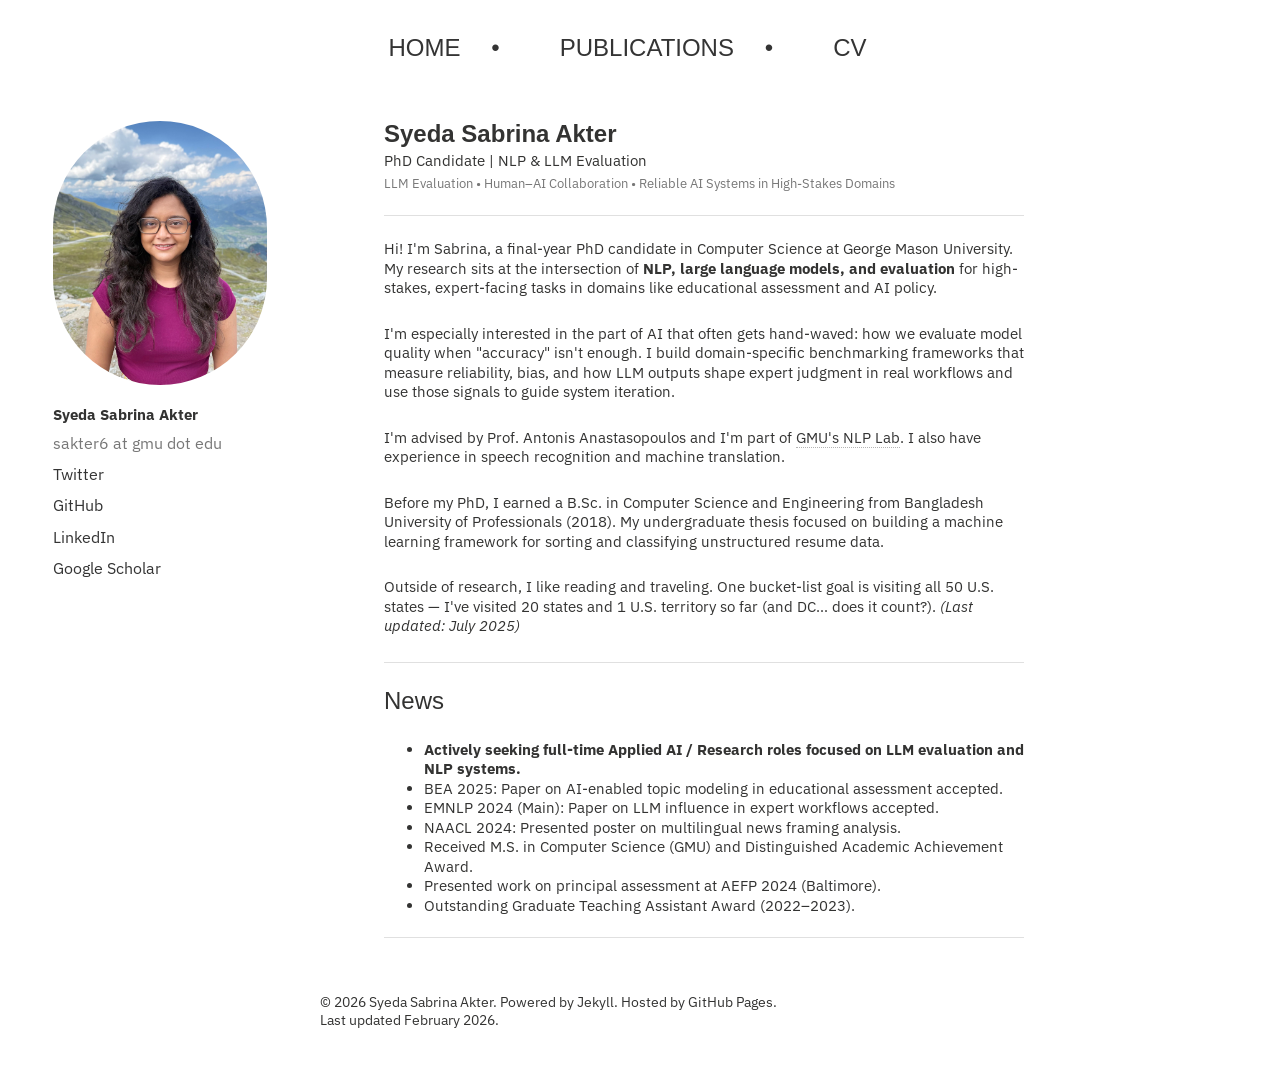
<file: index.html>
<html class="no-js" lang="en">

<head>
<meta charset="utf-8">
<title>Syeda Sabrina Akter</title>

<meta name="keywords" content="about">

<meta name="viewport" content="width=device-width, initial-scale=1.0">

<link rel="stylesheet" href="assets/css/main.css">
<link rel="stylesheet" href="assets/css/additional.css">
<link href="https://fonts.googleapis.com/css?family=PT+Sans+Narrow:400,700|PT+Serif:400,700,400italic|IBM+Plex+Sans:400,700" rel="stylesheet" type="text/css">

</head>

<body class="page">

<div class="navigation-wrapper">
    <div class="top-navigation">
        <nav role="navigation" id="site-nav" class="nav">
            <ul class="xs-nav">
                <li><a href="index.html">HOME&emsp; • &emsp;</a></li>
                <li><a href="publications.html">PUBLICATIONS&emsp; • &emsp;</a></li>                
                <li><a href="syeda_sabrina_cv.pdf" target="_blank">CV</a></li>
                

            </ul>
        </nav>
    </div>
</div>
<br><br>
<div id="main" role="main">

<div class="article-author-side my_basics">

    <img src="images/profile_pic.jpg" class="bio-photo" style="max-width:100%;" alt="Syeda Sabrina Akter photo">

    <p class="sidebar-name" style="margin:20px 0 6px 0; font-weight:bold; font-style:normal;">Syeda Sabrina Akter</p>

    <div class="sidebar-contact">
        <p style="margin:0;">sakter6 at gmu dot edu</p>
        <p style="margin:4px 0 0 0;"><a href="https://twitter.com/SyedaSabrina11">Twitter</a></p>
        <p style="margin:4px 0 0 0;"><a href="https://github.com/syedasabrina">GitHub</a></p>
        <p style="margin:4px 0 0 0;"><a href="https://www.linkedin.com/in/syeda-sabrina-akter/">LinkedIn</a></p>
        <p style="margin:4px 0 0 0;"><a href="https://scholar.google.com/citations?user=PHMT3scAAAAJ&hl=en">Google Scholar</a></p>
    </div>

</div>

<article>
<div class="article-wrap">

<div style="margin-bottom:8px;">
    <h3 style="margin:0 0 4px 0;"><b>Syeda Sabrina Akter</b></h3>
    <p style="margin:0 0 6px 0; font-size:15px;">PhD Candidate | NLP &amp; LLM Evaluation</p>
    <p style="margin:0; font-size:13px; color:#777;">LLM Evaluation • Human–AI Collaboration • Reliable AI Systems in High-Stakes Domains</p>
</div>
<hr class="content-divider">

<p style="font-size:15px;">
Hi! I'm Sabrina, a final-year PhD candidate in Computer Science at George Mason University. My research sits at the intersection of <b>NLP, large language models, and evaluation</b> for high-stakes, expert-facing tasks in domains like educational assessment and AI policy.
</p>

<p style="font-size:15px;">
I'm especially interested in the part of AI that often gets hand-waved: how we evaluate model quality when "accuracy" isn't enough. I build domain-specific benchmarking frameworks that measure reliability, bias, and how LLM outputs shape expert judgment in real workflows and use those signals to guide system iteration.
</p>

<p style="font-size:15px;">
I'm advised by Prof. Antonis Anastasopoulos and I'm part of <a href="https://nlp.cs.gmu.edu/">GMU's NLP Lab</a>. I also have experience in speech recognition and machine translation.
</p>

<p style="font-size:15px;">
Before my PhD, I earned a B.Sc. in Computer Science and Engineering from Bangladesh University of Professionals (2018). My undergraduate thesis focused on building a machine learning framework for sorting and classifying unstructured resume data.
</p>

<p style="font-size:15px;">
Outside of research, I like reading and traveling. One bucket-list goal is visiting all 50 U.S. states — I've visited 20 states and 1 U.S. territory so far (and DC… does it count?). <em>(Last updated: July 2025)</em>
</p>

<hr class="content-divider">
<h3>News</h3>

<ul style="font-size:15px;">
<li><b>Actively seeking full-time Applied AI / Research roles focused on LLM evaluation and NLP systems.</b></li>
<li>BEA 2025: Paper on AI-enabled topic modeling in educational assessment accepted.</li>
<li>EMNLP 2024 (Main): Paper on LLM influence in expert workflows accepted.</li>
<li>NAACL 2024: Presented poster on multilingual news framing analysis.</li>
<li>Received M.S. in Computer Science (GMU) and Distinguished Academic Achievement Award.</li>
<li>Presented work on principal assessment at AEFP 2024 (Baltimore).</li>
<li>Outstanding Graduate Teaching Assistant Award (2022–2023).</li>
</ul>
<hr class="content-divider">

</div>
</article>

</div>

<div class="footer-wrap">
<footer>
<span>© 2026 Syeda Sabrina Akter. Powered by Jekyll. Hosted by GitHub Pages.</span><br>
<span>Last updated February 2026.</span>
</footer>
</div>

</body>
</html>
</file>
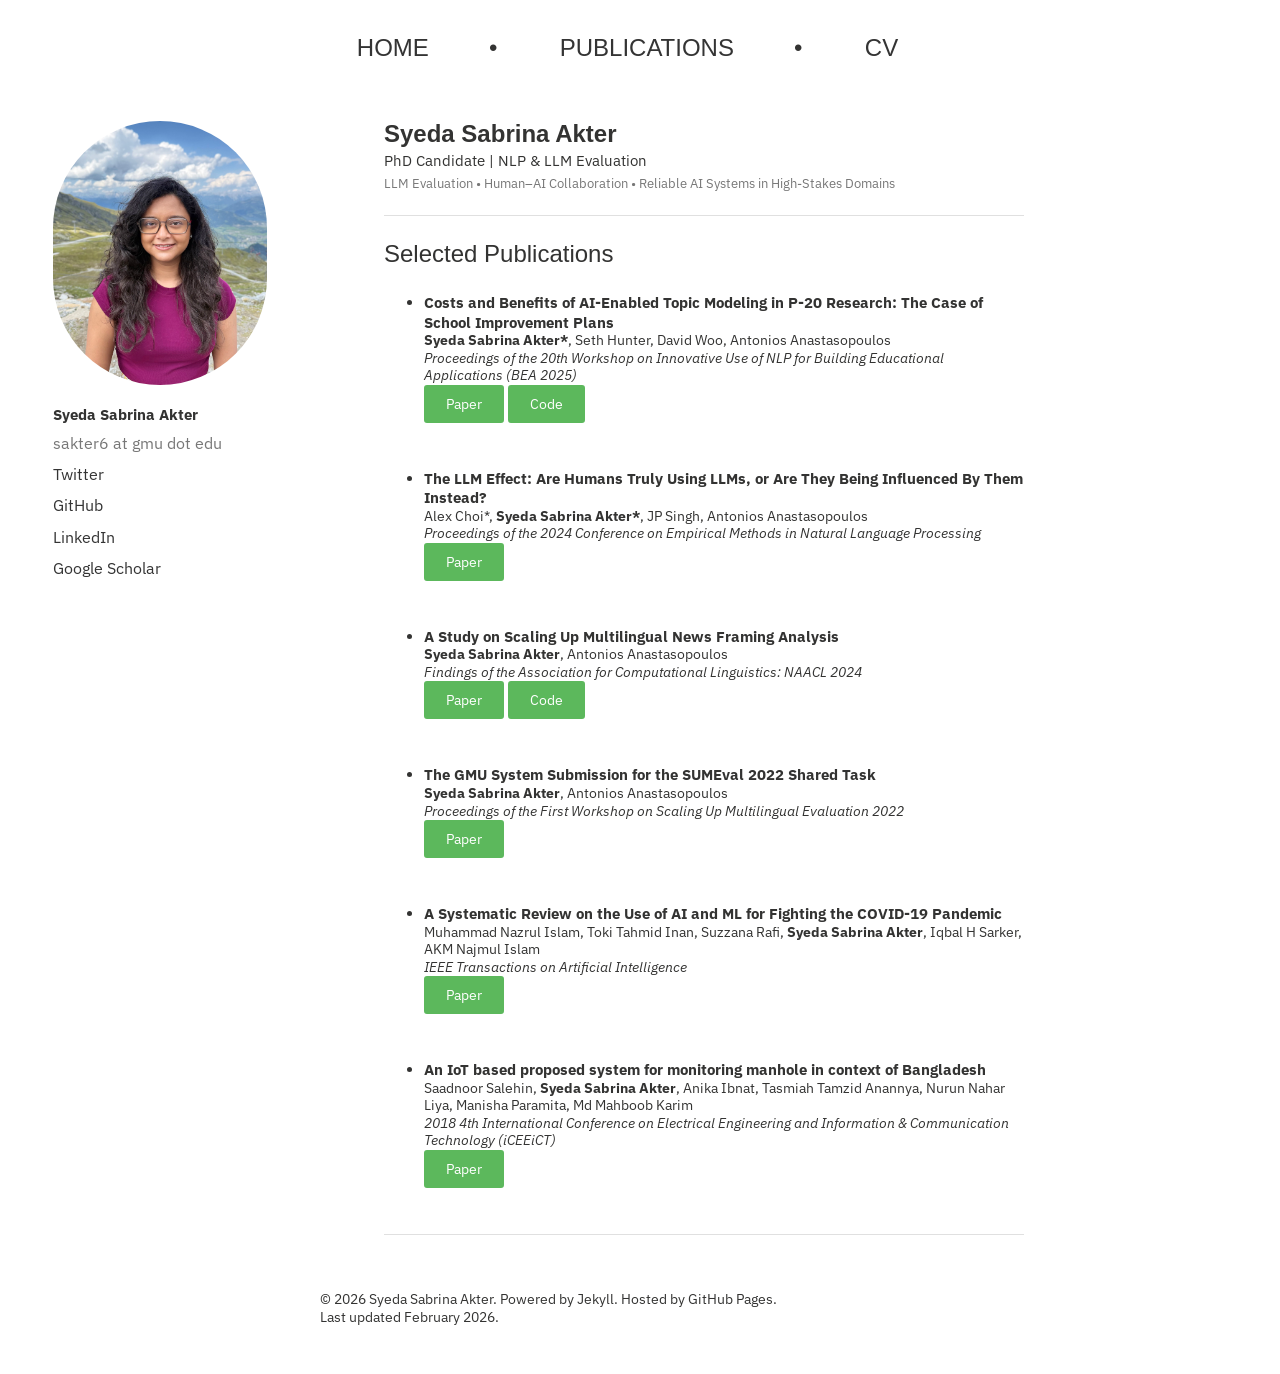
<file: publications.html>
<html class="no-js" lang="en">

<head>
<meta charset="utf-8">
<title>Syeda Sabrina Akter – Publications</title>

<meta name="keywords" content="publications">

<meta name="viewport" content="width=device-width, initial-scale=1.0">

<link rel="stylesheet" href="assets/css/main.css">
<link rel="stylesheet" href="assets/css/additional.css">
<link rel="stylesheet" href="assets/css/cards.css">
<link href="https://fonts.googleapis.com/css?family=PT+Sans+Narrow:400,700|PT+Serif:400,700,400italic|IBM+Plex+Sans:400,700" rel="stylesheet" type="text/css">

</head>

<body class="page">

<div class="navigation-wrapper">
    <div class="top-navigation">
        <nav role="navigation" id="site-nav" class="nav">
            <ul class="xs-nav">
                <li><a href="index.html">HOME</a></li>
                <li> &emsp; • &emsp; </li>
                <li><a href="publications.html">PUBLICATIONS</a></li>
                <li> &emsp; • &emsp; </li>
                <li><a href="syeda_sabrina_cv.pdf" target="_blank">CV</a></li>
            </ul>
        </nav>
    </div>
</div>
<br><br>
<div id="main" role="main">

<div class="article-author-side my_basics">

    <img src="images/profile_pic.jpg" class="bio-photo" style="max-width:100%;" alt="Syeda Sabrina Akter photo">

    <p class="sidebar-name" style="margin:20px 0 6px 0; font-weight:bold; font-style:normal;">Syeda Sabrina Akter</p>

    <div class="sidebar-contact">
        <p style="margin:0;">sakter6 at gmu dot edu</p>
        <p style="margin:4px 0 0 0;"><a href="https://twitter.com/SyedaSabrina11">Twitter</a></p>
        <p style="margin:4px 0 0 0;"><a href="https://github.com/syedasabrina">GitHub</a></p>
        <p style="margin:4px 0 0 0;"><a href="https://www.linkedin.com/in/syeda-sabrina-akter/">LinkedIn</a></p>
        <p style="margin:4px 0 0 0;"><a href="https://scholar.google.com/citations?user=PHMT3scAAAAJ&hl=en">Google Scholar</a></p>
    </div>

</div>

<article>
<div class="article-wrap">

<div style="margin-bottom:8px;">
    <h3 style="margin:0 0 4px 0;"><b>Syeda Sabrina Akter</b></h3>
    <p style="margin:0 0 6px 0; font-size:15px;">PhD Candidate | NLP &amp; LLM Evaluation</p>
    <p style="margin:0; font-size:13px; color:#777;">LLM Evaluation • Human–AI Collaboration • Reliable AI Systems in High-Stakes Domains</p>
</div>
<hr class="content-divider">

<h3>Selected Publications</h3>

<ul style="font-size:15px;">

<li><p><strong>Costs and Benefits of AI-Enabled Topic Modeling in P-20 Research: The Case of School Improvement Plans</strong><br>
<span class="author_list_paper"><strong>Syeda Sabrina Akter*</strong>, Seth Hunter, David Woo, Antonios Anastasopoulos</span><br>
<i class="venue">Proceedings of the 20th Workshop on Innovative Use of NLP for Building Educational Applications (BEA 2025)</i><br>
<a href="https://aclanthology.org/2025.bea-1.34/" target="_blank"><button type="button" class="btn btn-outline-success btn-sm">Paper</button></a>
<a href="https://github.com/syedasabrina/User_study_NEE.git" target="_blank"><button type="button" class="btn btn-outline-success btn-sm">Code</button></a>
</p></li>

<li><p><strong>The LLM Effect: Are Humans Truly Using LLMs, or Are They Being Influenced By Them Instead?</strong><br>
<span class="author_list_paper">Alex Choi*, <strong>Syeda Sabrina Akter*</strong>, JP Singh, Antonios Anastasopoulos</span><br>
<i class="venue">Proceedings of the 2024 Conference on Empirical Methods in Natural Language Processing</i><br>
<a href="https://aclanthology.org/2024.emnlp-main.1230/" target="_blank"><button type="button" class="btn btn-outline-success btn-sm">Paper</button></a>
</p></li>

<li><p><strong>A Study on Scaling Up Multilingual News Framing Analysis</strong><br>
<span class="author_list_paper"><strong>Syeda Sabrina Akter</strong>, Antonios Anastasopoulos</span><br>
<i class="venue">Findings of the Association for Computational Linguistics: NAACL 2024</i><br>
<a href="https://aclanthology.org/2024.findings-naacl.260/" target="_blank"><button type="button" class="btn btn-outline-success btn-sm">Paper</button></a>
<a href="https://github.com/syedasabrina/Scaling-up-multilingual-framing-analysis.git" target="_blank"><button type="button" class="btn btn-outline-success btn-sm">Code</button></a>
</p></li>

<li><p><strong>The GMU System Submission for the SUMEval 2022 Shared Task</strong><br>
<span class="author_list_paper"><strong>Syeda Sabrina Akter</strong>, Antonios Anastasopoulos</span><br>
<i class="venue">Proceedings of the First Workshop on Scaling Up Multilingual Evaluation 2022</i><br>
<a href="https://aclanthology.org/2022.sumeval-1.3/" target="_blank"><button type="button" class="btn btn-outline-success btn-sm">Paper</button></a>
</p></li>

<li><p><strong>A Systematic Review on the Use of AI and ML for Fighting the COVID-19 Pandemic</strong><br>
<span class="author_list_paper">Muhammad Nazrul Islam, Toki Tahmid Inan, Suzzana Rafi, <strong>Syeda Sabrina Akter</strong>, Iqbal H Sarker, AKM Najmul Islam</span><br>
<i class="venue">IEEE Transactions on Artificial Intelligence</i><br>
<a href="https://ieeexplore.ieee.org/abstract/document/9366414" target="_blank"><button type="button" class="btn btn-outline-success btn-sm">Paper</button></a>
</p></li>

<li><p><strong>An IoT based proposed system for monitoring manhole in context of Bangladesh</strong><br>
<span class="author_list_paper">Saadnoor Salehin, <strong>Syeda Sabrina Akter</strong>, Anika Ibnat, Tasmiah Tamzid Anannya, Nurun Nahar Liya, Manisha Paramita, Md Mahboob Karim</span><br>
<i class="venue">2018 4th International Conference on Electrical Engineering and Information &amp; Communication Technology (iCEEiCT)</i><br>
<a href="https://ieeexplore.ieee.org/abstract/document/8628091" target="_blank"><button type="button" class="btn btn-outline-success btn-sm">Paper</button></a>
</p></li>

</ul>
<hr class="content-divider">

</div>
</article>

</div>

<div class="footer-wrap">
<footer>
<span>© 2026 Syeda Sabrina Akter. Powered by Jekyll. Hosted by GitHub Pages.</span><br>
<span>Last updated February 2026.</span>
</footer>
</div>

<!-- Google Analytics -->
<script async src="https://www.googletagmanager.com/gtag/js?id=UA-55222505-1"></script>
<script>
  window.dataLayer = window.dataLayer || [];
  function gtag(){dataLayer.push(arguments);}
  gtag('js', new Date());
  gtag('config', 'UA-55222505-1');
</script>

</body>
</html>
</file>
<file: assets/css/additional.css>
my_basics {
  display: inline-block;
  text-align: center;
}

.article-author-side p.sidebar-name {
  font-style: normal;
  font-size: 15px;
  max-width: none;
  white-space: nowrap;
}

.sidebar-contact p {
  font-style: normal;
  font-size: 15px;
  max-width: none;
  white-space: nowrap;
}

.sidebar-contact {
  color: #777;
  line-height: 1.7;
}

.article-author-side p {
  font-style: normal;
  font-size: 100%;
}

.profile-intro {
  margin-bottom: 24px;
  padding-bottom: 18px;
  border-bottom: 1px solid #e0e0e0;
}

.subtitle {
  margin: 0 0 6px 0;
  font-size: 15px;
}

.focus-line {
  margin: 0;
  font-size: 13px;
  color: #777;
}

.content-divider {
  border: 0;
  border-top: 1px solid #e0e0e0;
  margin: 22px 0;
}

h3.name {
  text-align: center;
  margin-left: 25%;
}

.author-social {
  font-size: 1.5rem;
}


.author_list_paper {
  font-size: 90%
}

.venue {
  font-size: 90%
}

.class_project_class{
  font-family: 'FontAwesome';
}

.class_project_title {
  border-bottom: 1px dotted #000;
  text-decoration: none;
}

.right-align-nav {
  /* float: right; */
  margin-left: 35%;
}

/* DROPDOWN */
/* .dropdown-content {
  visibility: hidden;
  position: absolute;
  right: 20%;
  padding-top:1%;
  width: 5%;
  background: #f0eee9;
}
.dropdown-content a {
  padding-left: 25%;
} */

.dropdown {
  float: right;
  margin-right: 15%;
}

.dropdown-content {
  display: none;
  position: absolute;
  background-color: #f1f1f1;
  min-width: 120px;
  overflow: auto;
  box-shadow: 0px 8px 16px 0px rgba(0,0,0,0.2);
  z-index: 1;
}

.dropdown-content a {
  color: black;
  padding: 12px 16px;
  text-decoration: none;
  display: block;
}


.show {display: block;}



.urdu-text {
  text-align: right;
  line-height: 2em;
  direction: rtl;
}

.urdu-button, #urdu-body div{
  font-family: 'Noto Nastaliq Urdu', serif;
}

.xs-nav {
  overflow: visible !important;
}

/* Center the top nav bar across the full page width */
@media only screen and (min-width: 37.5em) {
  .top-navigation {
    float: none !important;
    width: 100% !important;
    margin-left: 0 !important;
    margin-right: 0 !important;
    text-align: center;
  }
}

/* Match nav font size to the h3 name heading (24px / 1.5rem) */
.top-navigation li {
  font-size: 1.5rem;
}


@media only screen and (max-width: 600px) {
  .xs-language {
    position: absolute !important;
    top: 6% !important;
    right: 0% !important;
  }
}
</file>
<file: assets/css/cards.css>
/* *,
*::before,
*::after {
  margin: 0;
  padding: 0;
  box-sizing: inherit;
}

html {
  box-sizing: border-box;
  font-size: 62.5%;
}
*/
.grid_layout {
  display: flex;
  justify-content: center;
  align-content: center;
  padding: 1rem;
  /* background-color: #f5f5f5; */
  font-family: "Inter", sans-serif;
}

.grid {
  display: grid;
  width: 100%;
  grid-gap: 1rem;
  grid-template-columns: repeat(auto-fit, minmax(10rem, 1fr));
  align-items: baseline;
  justify-content: start;
  justify-items: center;
  align-content: center;
}

.grid__item {
  background-color: #fff;
  border-radius: 0.4rem;
  overflow: hidden;
  box-shadow: 0 3rem 6rem rgba(0, 0, 0, 0.1);
  cursor: pointer;
  transition: 0.2s;
  width: 10rem
}
.grid__item:hover {
  transform: translateY(-0.5%);
  box-shadow: 0 4rem 8rem rgba(0, 0, 0, 0.2);
}

.card__img {
  display: block;
  width: 100%;
  height: 20%;
  object-fit: cover;
}
.card__content {
  padding: 1em 1em;
}
.card__header {
  font-size: 1.2em;
  font-weight: 100;
  /* color: #0d0d0d; */
  /* margin-bottom: 1.5em; */
}
.card__text {
  font-size: 0.5em;
  letter-spacing: 0.1em;
  line-height: 1.7;
  color: #3d3d3d;
  margin-bottom: 2.5em;
}
.card__btn {
  display: block;
  width: 100%;
  /* padding: 1.5em; */
  font-size: 0.8em;
  text-align: center;
  color: #3363ff;
  background-color: #e6ecff;
  border: none;
  border-radius: 0.4em;
  transition: 0.2s;
  cursor: pointer;
}
.card__btn span {
  margin-left: 1em;
  transition: 0.2s;
}
.card__btn:hover, .card__btn:active {
  background-color: #dce4ff;
}
.card__btn:hover span, .card__btn:active span {
  margin-left: 1.5em;
}
</file>
<file: assets/css/main.css>
/*
 *
 *  Minimal Mistakes
 *
 *  Designer: Michael Rose
 *  Twitter: http://twitter.com/mmistakes
 *
*/
/*! normalize.css v2.1.0 | MIT License | git.io/normalize */
/* ==========================================================================
   HTML5 display definitions
   ========================================================================== */
/**
 * Correct `block` display not defined in IE 8/9.
 */
article,
aside,
details,
figcaption,
figure,
footer,
header,
hgroup,
main,
nav,
section,
summary {
  display: block; }

/**
 * Correct `inline-block` display not defined in IE 8/9.
 */
audio,
canvas,
video {
  display: inline-block; }

/**
 * Prevent modern browsers from displaying `audio` without controls.
 * Remove excess height in iOS 5 devices.
 */
audio:not([controls]) {
  display: none;
  height: 0; }

/**
 * Address styling not present in IE 8/9.
 */
[hidden] {
  display: none; }

/* ==========================================================================
   Base
   ========================================================================== */
/**
 * 1. Set default font family to sans-serif.
 * 2. Prevent iOS text size adjust after orientation change, without disabling
 *    user zoom.
 */
html {
  font-family: sans-serif;
  /* 1 */
  -webkit-text-size-adjust: 100%;
  /* 2 */
  -ms-text-size-adjust: 100%;
  /* 2 */ }

/**
 * Remove default margin.
 */
body {
  margin: 0; }

/* ==========================================================================
   Links
   ========================================================================== */
/**
 * Address `outline` inconsistency between Chrome and other browsers.
 */
a:focus {
  outline: thin dotted; }

/**
 * Improve readability when focused and also mouse hovered in all browsers.
 */
a:active,
a:hover {
  outline: 0; }

/* ==========================================================================
   Typography
   ========================================================================== */
/**
 * Address variable `h1` font-size and margin within `section` and `article`
 * contexts in Firefox 4+, Safari 5, and Chrome.
 */
h1 {
  font-size: 2em;
  margin: 0.67em 0; }

/**
 * Address styling not present in IE 8/9, Safari 5, and Chrome.
 */
abbr[title] {
  border-bottom: 1px dotted; }

/**
 * Address style set to `bolder` in Firefox 4+, Safari 5, and Chrome.
 */
b,
strong {
  font-weight: bold; }

/**
 * Address styling not present in Safari 5 and Chrome.
 */
dfn {
  font-style: italic; }

/**
 * Address differences between Firefox and other browsers.
 */
hr {
  -moz-box-sizing: content-box;
  box-sizing: content-box;
  height: 0; }

/**
 * Address styling not present in IE 8/9.
 */
mark {
  background: #ff0;
  color: #000; }

/**
 * Correct font family set oddly in Safari 5 and Chrome.
 */
code,
kbd,
pre,
samp {
  font-family: monospace, serif;
  font-size: 1em; }

/**
 * Improve readability of pre-formatted text in all browsers.
 */
pre {
  white-space: pre; }

/**
 * Set consistent quote types.
 */
q {
  quotes: "\201C" "\201D" "\2018" "\2019"; }

/**
 * Address inconsistent and variable font size in all browsers.
 */
small {
  font-size: 80%; }

/**
 * Prevent `sub` and `sup` affecting `line-height` in all browsers.
 */
sub,
sup {
  font-size: 75%;
  line-height: 0;
  position: relative;
  vertical-align: baseline; }

sup {
  top: -0.5em; }

sub {
  bottom: -0.25em; }

/* ==========================================================================
   Embedded content
   ========================================================================== */
/**
 * Remove border when inside `a` element in IE 8/9.
 */
img {
  border: 0; }

/**
 * Correct overflow displayed oddly in IE 9.
 */
svg:not(:root) {
  overflow: hidden; }

/* ==========================================================================
   Figures
   ========================================================================== */
/**
 * Address margin not present in IE 8/9 and Safari 5.
 */
figure {
  margin: 0; }

/* ==========================================================================
   Forms
   ========================================================================== */
/**
 * Define consistent border, margin, and padding.
 */
fieldset {
  border: 1px solid #c0c0c0;
  margin: 0 2px;
  padding: 0.35em 0.625em 0.75em; }

/**
 * 1. Correct `color` not being inherited in IE 8/9.
 * 2. Remove padding so people aren't caught out if they zero out fieldsets.
 */
legend {
  border: 0;
  /* 1 */
  padding: 0;
  /* 2 */ }

/**
 * 1. Correct font family not being inherited in all browsers.
 * 2. Correct font size not being inherited in all browsers.
 * 3. Address margins set differently in Firefox 4+, Safari 5, and Chrome.
 */
button,
input,
select,
textarea {
  font-family: inherit;
  /* 1 */
  font-size: 100%;
  /* 2 */
  margin: 0;
  /* 3 */ }

/**
 * Address Firefox 4+ setting `line-height` on `input` using `!important` in
 * the UA stylesheet.
 */
button,
input {
  line-height: normal; }

/**
 * Address inconsistent `text-transform` inheritance for `button` and `select`.
 * All other form control elements do not inherit `text-transform` values.
 * Correct `button` style inheritance in Chrome, Safari 5+, and IE 8+.
 * Correct `select` style inheritance in Firefox 4+ and Opera.
 */
button,
select {
  text-transform: none; }

/**
 * 1. Avoid the WebKit bug in Android 4.0.* where (2) destroys native `audio`
 *    and `video` controls.
 * 2. Correct inability to style clickable `input` types in iOS.
 * 3. Improve usability and consistency of cursor style between image-type
 *    `input` and others.
 */
button,
html input[type="button"],
input[type="reset"],
input[type="submit"] {
  -webkit-appearance: button;
  /* 2 */
  cursor: pointer;
  /* 3 */ }

/**
 * Re-set default cursor for disabled elements.
 */
button[disabled],
html input[disabled] {
  cursor: default; }

/**
 * 1. Address box sizing set to `content-box` in IE 8/9.
 * 2. Remove excess padding in IE 8/9.
 */
input[type="checkbox"],
input[type="radio"] {
  box-sizing: border-box;
  /* 1 */
  padding: 0;
  /* 2 */ }

/**
 * 1. Address `appearance` set to `searchfield` in Safari 5 and Chrome.
 * 2. Address `box-sizing` set to `border-box` in Safari 5 and Chrome
 *    (include `-moz` to future-proof).
 */
input[type="search"] {
  -webkit-appearance: textfield;
  /* 1 */
  -moz-box-sizing: content-box;
  -webkit-box-sizing: content-box;
  /* 2 */
  box-sizing: content-box; }

/**
 * Remove inner padding and search cancel button in Safari 5 and Chrome
 * on OS X.
 */
input[type="search"]::-webkit-search-cancel-button,
input[type="search"]::-webkit-search-decoration {
  -webkit-appearance: none; }

/**
 * Remove inner padding and border in Firefox 4+.
 */
button::-moz-focus-inner,
input::-moz-focus-inner {
  border: 0;
  padding: 0; }

/**
 * 1. Remove default vertical scrollbar in IE 8/9.
 * 2. Improve readability and alignment in all browsers.
 */
textarea {
  overflow: auto;
  /* 1 */
  vertical-align: top;
  /* 2 */ }

/* ==========================================================================
   Tables
   ========================================================================== */
/**
 * Remove most spacing between table cells.
 */
table {
  border-collapse: collapse;
  border-spacing: 0;
  margin-bottom: 1.5em;
  width: 100%;
  /* make full width */ }

/* Selection ============================================= */
::-moz-selection {
  background-color: #dadada;
  color: #343434;
  text-shadow: none; }

::selection {
  background-color: #dadada;
  color: #343434;
  text-shadow: none; }

/* Global Classes ======================================== */
.all-caps {
  text-transform: uppercase; }

.pull-left {
  float: left; }

.pull-right {
  float: right; }

.image-pull-right {
  float: right;
  margin-top: 0; }

.clearfix {
  *zoom: 1; }
  .clearfix:before, .clearfix:after {
    display: table;
    content: ""; }
  .clearfix:after {
    clear: both; }

.unstyled-list {
  list-style: none;
  margin-left: 0;
  padding-left: 0; }
  .unstyled-list li {
    list-style-type: none; }

/* Global Transition ==================================== */
b, i, strong, em, blockquote, p, q, span, figure, img, h1, h2, header, input, a {
  -webkit-transition: all 0.2s ease;
  -moz-transition: all 0.2s ease;
  -ms-transition: all 0.2s ease;
  -o-transition: all 0.2s ease;
  transition: all 0.2s ease; }

h1, h2, h3, h4, h5, h6 {
  font-family: "Pragati Narrow", sans-serif; }

h1 {
  font-size: 32px;
  font-size: 2rem;
  line-height: 0.8125;
  margin-bottom: 26px;
  margin-bottom: 1.625rem; }

h2 {
  font-size: 28px;
  font-size: 1.75rem;
  line-height: 0.9286;
  margin-bottom: 26px;
  margin-bottom: 1.625rem; }

h3 {
  font-weight: normal;
  font-size: 24px;
  font-size: 1.5rem;
  line-height: 1.0833;
  margin-bottom: 26px;
  margin-bottom: 1.625rem; }

h4 {
  font-weight: normal;
  font-size: 18px;
  font-size: 1.125rem;
  line-height: 1.4444;
  margin-bottom: 26px;
  margin-bottom: 1.625rem; }

h5 {
  font-weight: normal;
  font-size: 16px;
  font-size: 1rem;
  line-height: 1.625;
  margin-bottom: 26px;
  margin-bottom: 1.625rem; }

h6 {
  font-weight: normal;
  font-size: 14px;
  font-size: 0.875rem;
  line-height: 1.8571;
  margin-bottom: 26px;
  margin-bottom: 1.625rem; }

a {
  text-decoration: none;
  color: #343434; }
  a:visited {
    color: #4e4e4e; }
  a:hover {
    color: #1b1b1b; }
  a:focus {
    outline: thin dotted;
    color: #343434; }
  a:hover, a:active {
    outline: 0; }

figcaption {
  padding-top: 10px;
  font-size: 14px;
  font-size: 0.875rem;
  line-height: 1.8571;
  line-height: 1.3;
  color: #4d4d4b; }

.image-credit {
  display: inline;
  float: left;
  width: 83.33333%;
  margin-left: 8.33333%;
  margin-right: 8.33333%;
  display: block;
  text-align: right;
  font-size: 12px;
  font-size: 0.75rem;
  line-height: 2.1667;
  line-height: 1.3;
  font-style: italic;
  color: #80807e; }
  @media only screen and (min-width: 37.5em) {
    .image-credit {
      display: inline;
      float: left;
      width: 75%;
      margin-left: 0%;
      margin-right: 0%; } }
  @media only screen and (min-width: 86.375em) {
    .image-credit {
      display: inline;
      float: left;
      width: 70.83333%; } }
  .image-credit a {
    color: #80807e; }

.notice {
  margin-top: 1.5em;
  padding: .5em 1em;
  text-indent: 0;
  font-size: 14px;
  font-size: 0.875rem;
  background-color: #fff;
  border: 1px solid #cccccc;
  border-radius: 3px; }

blockquote {
  margin-left: -28px;
  padding-left: 20px;
  border-left: 8px solid #333332;
  font-family: "IBM Plex Sans", sans-serif;
  font-style: italic; }

.footnotes ol, .footnotes li, .footnotes p {
  margin-bottom: 0;
  font-size: 14px;
  font-size: 0.875rem; }

p {
  margin: 0 0 1.625rem; }

tt, code, kbd, samp, pre {
  font-family: Monaco, "Courier New", "DejaVu Sans Mono", "Bitstream Vera Sans Mono", monospace; }

p code,
li code {
  font-size: 12px;
  font-size: 0.75rem;
  line-height: 1.5;
  white-space: nowrap;
  margin: 0 2px;
  padding: 0 5px;
  border: 1px solid #f7f7f7;
  background-color: #efefef;
  border-radius: 3px; }

pre {
  font-size: 12px;
  font-size: 0.75rem;
  line-height: 1.5;
  overflow-x: auto; }

.highlight {
  background-color: #efefef;
  font-family: Monaco, "Courier New", "DejaVu Sans Mono", "Bitstream Vera Sans Mono", monospace;
  font-size: 12px;
  font-size: 0.75rem;
  line-height: 2.1667;
  color: #333332;
  margin-bottom: 1.5em;
  border-radius: 4px;
  /* Comment */
  /* Error */
  /* Keyword */
  /* Operator */
  /* Comment.Multiline */
  /* Comment.Preproc */
  /* Comment.Single */
  /* Comment.Special */
  /* Generic.Deleted */
  /* Generic.Emph */
  /* Generic.Error */
  /* Generic.Heading */
  /* Generic.Inserted */
  /* Generic.Output */
  /* Generic.Prompt */
  /* Generic.Strong */
  /* Generic.Subheading */
  /* Generic.Traceback */
  /* Keyword.Constant */
  /* Keyword.Declaration */
  /* Keyword.Namespace */
  /* Keyword.Pseudo */
  /* Keyword.Reserved */
  /* Keyword.Type */
  /* Literal.Number */
  /* Literal.String */
  /* Name.Attribute */
  /* Name.Builtin */
  /* Name.Class */
  /* Name.Constant */
  /* Name.Decorator */
  /* Name.Entity */
  /* Name.Exception */
  /* Name.Function */
  /* Name.Label */
  /* Name.Namespace */
  /* Name.Tag */
  /* Name.Variable */
  /* Operator.Word */
  /* Text.Whitespace */
  /* Literal.Number.Float */
  /* Literal.Number.Hex */
  /* Literal.Number.Integer */
  /* Literal.Number.Oct */
  /* Literal.String.Backtick */
  /* Literal.String.Char */
  /* Literal.String.Doc */
  /* Literal.String.Double */
  /* Literal.String.Escape */
  /* Literal.String.Heredoc */
  /* Literal.String.Interpol */
  /* Literal.String.Other */
  /* Literal.String.Regex */
  /* Literal.String.Single */
  /* Literal.String.Symbol */
  /* Name.Builtin.Pseudo */
  /* Name.Variable.Class */
  /* Name.Variable.Global */
  /* Name.Variable.Instance */
  /* Literal.Number.Integer.Long */ }
  .highlight pre {
    position: relative;
    margin: 0;
    padding: 1em; }
  .highlight .lineno {
    padding-right: 24px;
    color: #b3b3b1; }
  .highlight .hll {
    background-color: #ffffcc; }
  .highlight .c {
    color: #999988;
    font-style: italic; }
  .highlight .err {
    color: #a61717;
    background-color: #e3d2d2; }
  .highlight .k {
    color: #000000;
    font-weight: bold; }
  .highlight .o {
    color: #000000;
    font-weight: bold; }
  .highlight .cm {
    color: #999988;
    font-style: italic; }
  .highlight .cp {
    color: #999999;
    font-weight: bold;
    font-style: italic; }
  .highlight .c1 {
    color: #999988;
    font-style: italic; }
  .highlight .cs {
    color: #999999;
    font-weight: bold;
    font-style: italic; }
  .highlight .gd {
    color: #000000;
    background-color: #ffdddd; }
  .highlight .ge {
    color: #000000;
    font-style: italic; }
  .highlight .gr {
    color: #aa0000; }
  .highlight .gh {
    color: #999999; }
  .highlight .gi {
    color: #000000;
    background-color: #ddffdd; }
  .highlight .go {
    color: #888888; }
  .highlight .gp {
    color: #555555; }
  .highlight .gs {
    font-weight: bold; }
  .highlight .gu {
    color: #aaaaaa; }
  .highlight .gt {
    color: #aa0000; }
  .highlight .kc {
    color: #000000;
    font-weight: bold; }
  .highlight .kd {
    color: #000000;
    font-weight: bold; }
  .highlight .kn {
    color: #000000;
    font-weight: bold; }
  .highlight .kp {
    color: #000000;
    font-weight: bold; }
  .highlight .kr {
    color: #000000;
    font-weight: bold; }
  .highlight .kt {
    color: #445588;
    font-weight: bold; }
  .highlight .m {
    color: #009999; }
  .highlight .s {
    color: #d01040; }
  .highlight .na {
    color: #008080; }
  .highlight .nb {
    color: #0086B3; }
  .highlight .nc {
    color: #445588;
    font-weight: bold; }
  .highlight .no {
    color: #008080; }
  .highlight .nd {
    color: #3c5d5d;
    font-weight: bold; }
  .highlight .ni {
    color: #800080; }
  .highlight .ne {
    color: #990000;
    font-weight: bold; }
  .highlight .nf {
    color: #990000;
    font-weight: bold; }
  .highlight .nl {
    color: #990000;
    font-weight: bold; }
  .highlight .nn {
    color: #555555; }
  .highlight .nt {
    color: #000080; }
  .highlight .nv {
    color: #008080; }
  .highlight .ow {
    color: #000000;
    font-weight: bold; }
  .highlight .w {
    color: #bbbbbb; }
  .highlight .mf {
    color: #009999; }
  .highlight .mh {
    color: #009999; }
  .highlight .mi {
    color: #009999; }
  .highlight .mo {
    color: #009999; }
  .highlight .sb {
    color: #d01040; }
  .highlight .sc {
    color: #d01040; }
  .highlight .sd {
    color: #d01040; }
  .highlight .s2 {
    color: #d01040; }
  .highlight .se {
    color: #d01040; }
  .highlight .sh {
    color: #d01040; }
  .highlight .si {
    color: #d01040; }
  .highlight .sx {
    color: #d01040; }
  .highlight .sr {
    color: #009926; }
  .highlight .s1 {
    color: #d01040; }
  .highlight .ss {
    color: #990073; }
  .highlight .bp {
    color: #999999; }
  .highlight .vc {
    color: #008080; }
  .highlight .vg {
    color: #008080; }
  .highlight .vi {
    color: #008080; }
  .highlight .il {
    color: #009999; }

.CodeRay {
  background-color: #efefef;
  font-family: Monaco, "Courier New", "DejaVu Sans Mono", "Bitstream Vera Sans Mono", monospace;
  font-size: 12px;
  font-size: 0.75rem;
  line-height: 2.1667;
  color: #333332;
  margin-bottom: 1.5em;
  border-radius: 4px; }
  .CodeRay pre {
    margin: 0px;
    padding: 1em; }

span.CodeRay {
  white-space: pre;
  border: 0px;
  padding: 2px; }

table.CodeRay {
  border-collapse: collapse;
  width: 100%;
  padding: 2px; }

table.CodeRay td {
  padding: 1em 0.5em;
  vertical-align: top; }

.CodeRay .line-numbers, .CodeRay .no {
  background-color: #ECECEC;
  color: #AAA;
  text-align: right; }

.CodeRay .line-numbers a {
  color: #AAA; }

.CodeRay .line-numbers tt {
  font-weight: bold; }

.CodeRay .line-numbers .highlighted {
  color: red; }

.CodeRay .line {
  display: block;
  float: left;
  width: 100%; }

.CodeRay span.line-numbers {
  padding: 0 24px 0 4px; }

.CodeRay .code {
  width: 100%; }

ol.CodeRay {
  font-size: 10pt; }

ol.CodeRay li {
  white-space: pre; }

.CodeRay .code pre {
  overflow: auto; }

.CodeRay .debug {
  color: white !important;
  background: blue !important; }

.CodeRay .annotation {
  color: #007; }

.CodeRay .attribute-name {
  color: #f08; }

.CodeRay .attribute-value {
  color: #700; }

.CodeRay .binary {
  color: #509;
  font-weight: bold; }

.CodeRay .comment {
  color: #998;
  font-style: italic; }

.CodeRay .char {
  color: #04D; }

.CodeRay .char .content {
  color: #04D; }

.CodeRay .char .delimiter {
  color: #039; }

.CodeRay .class {
  color: #458;
  font-weight: bold; }

.CodeRay .complex {
  color: #A08;
  font-weight: bold; }

.CodeRay .constant {
  color: teal; }

.CodeRay .color {
  color: #0A0; }

.CodeRay .class-variable {
  color: #369; }

.CodeRay .decorator {
  color: #B0B; }

.CodeRay .definition {
  color: #099;
  font-weight: bold; }

.CodeRay .directive {
  color: #088;
  font-weight: bold; }

.CodeRay .delimiter {
  color: black; }

.CodeRay .doc {
  color: #970; }

.CodeRay .doctype {
  color: #34b; }

.CodeRay .doc-string {
  color: #D42;
  font-weight: bold; }

.CodeRay .escape {
  color: #666;
  font-weight: bold; }

.CodeRay .entity {
  color: #800;
  font-weight: bold; }

.CodeRay .error {
  color: #F00;
  background-color: #FAA; }

.CodeRay .exception {
  color: #C00;
  font-weight: bold; }

.CodeRay .filename {
  color: #099; }

.CodeRay .function {
  color: #900;
  font-weight: bold; }

.CodeRay .global-variable {
  color: teal;
  font-weight: bold; }

.CodeRay .hex {
  color: #058;
  font-weight: bold; }

.CodeRay .integer {
  color: #099; }

.CodeRay .include {
  color: #B44;
  font-weight: bold; }

.CodeRay .inline {
  color: black; }

.CodeRay .inline .inline {
  background: #ccc; }

.CodeRay .inline .inline .inline {
  background: #bbb; }

.CodeRay .inline .inline-delimiter {
  color: #D14; }

.CodeRay .inline-delimiter {
  color: #D14; }

.CodeRay .important {
  color: #f00; }

.CodeRay .interpreted {
  color: #B2B;
  font-weight: bold; }

.CodeRay .instance-variable {
  color: teal; }

.CodeRay .label {
  color: #970;
  font-weight: bold; }

.CodeRay .local-variable {
  color: #963; }

.CodeRay .octal {
  color: #40E;
  font-weight: bold; }

.CodeRay .predefined-constant {
  font-weight: bold; }

.CodeRay .predefined {
  color: #369;
  font-weight: bold; }

.CodeRay .preprocessor {
  color: #579; }

.CodeRay .pseudo-class {
  color: #00C;
  font-weight: bold; }

.CodeRay .predefined-type {
  color: #074;
  font-weight: bold; }

.CodeRay .reserved, .keyword {
  color: #000;
  font-weight: bold; }

.CodeRay .key {
  color: #808; }

.CodeRay .key .delimiter {
  color: #606; }

.CodeRay .key .char {
  color: #80f; }

.CodeRay .value {
  color: #088; }

.CodeRay .regexp {
  background-color: #fff0ff; }

.CodeRay .regexp .content {
  color: #808; }

.CodeRay .regexp .delimiter {
  color: #404; }

.CodeRay .regexp .modifier {
  color: #C2C; }

.CodeRay .regexp .function {
  color: #404;
  font-weight: bold; }

.CodeRay .string {
  color: #D20; }

.CodeRay .string .string .string {
  background-color: #ffd0d0; }

.CodeRay .string .content {
  color: #D14; }

.CodeRay .string .char {
  color: #D14; }

.CodeRay .string .delimiter {
  color: #D14; }

.CodeRay .shell {
  color: #D14; }

.CodeRay .shell .delimiter {
  color: #D14; }

.CodeRay .symbol {
  color: #990073; }

.CodeRay .symbol .content {
  color: #A60; }

.CodeRay .symbol .delimiter {
  color: #630; }

.CodeRay .tag {
  color: #070; }

.CodeRay .tag-special {
  color: #D70;
  font-weight: bold; }

.CodeRay .type {
  color: #339;
  font-weight: bold; }

.CodeRay .variable {
  color: #036; }

.CodeRay .insert {
  background: #afa; }

.CodeRay .delete {
  background: #faa; }

.CodeRay .change {
  color: #aaf;
  background: #007; }

.CodeRay .head {
  color: #f8f;
  background: #505; }

.CodeRay .insert .insert {
  color: #080;
  font-weight: bold; }

.CodeRay .delete .delete {
  color: #800;
  font-weight: bold; }

.CodeRay .change .change {
  color: #66f; }

.CodeRay .head .head {
  color: #f4f; }

hr {
  display: block;
  margin: 1em 0;
  padding: 0;
  height: 1px;
  border: 0;
  border-top: 1px solid #ccc;
  border-bottom: 1px solid #fff; }

/* Figures and images ==================================== */
figure {
  margin-bottom: 1.625rem; }

article img {
  max-width: 100%;
  height: auto;
  border-width: 0;
  vertical-align: middle;
  -ms-interpolation-mode: bicubic; }

svg:not(:root) {
  overflow: hidden; }

.half {
  margin: 0 auto;
  width: 100%;
  *zoom: 1; }
  .half:before, .half:after {
    display: table;
    content: "";
    line-height: 0; }
  .half:after {
    clear: both; }
  @media only screen and (min-width: 30em) {
    .half img {
      display: inline;
      float: left;
      width: 50%; }
    .half figcaption {
      display: inline;
      float: left;
      width: 100%; } }

.third {
  margin: 0 auto;
  width: 100%;
  *zoom: 1; }
  .third:before, .third:after {
    display: table;
    content: "";
    line-height: 0; }
  .third:after {
    clear: both; }
  @media only screen and (min-width: 30em) {
    .third img {
      display: inline;
      float: left;
      width: 33.33333%; }
    .third figcaption {
      display: inline;
      float: left;
      width: 100%; } }

/* Buttons ============================================== */
.btn, #goog-wm-sb {
  display: inline-block;
  margin-bottom: 20px;
  padding: 8px 20px;
  font-size: 14px;
  font-size: 0.875rem;
  background-color: #111;
  color: #fff;
  border-width: 2px !important;
  border-style: solid !important;
  border-color: #111;
  border-radius: 3px; }
  .btn:visited, #goog-wm-sb:visited {
    color: #fff; }
  .btn:hover, #goog-wm-sb:hover {
    background-color: #fff;
    color: #111; }

  .btn-outline-success {
    background-color: #5cb85c;
    color: #fff;
    border-color: #5cb85c; }
    .btn-outline-success:visited {
      color: #fff; }
    .btn-outline-success:hover {
      background-color: #fff;
      color: #5cb85c; }

  .btn-outline-danger {
    background-color: #dc3545;
    color: #fff;
    border-color: #dc3545; }
    .btn-outline-success:visited {
      color: #fff; }
    .btn-outline-success:hover {
      background-color: #fff;
      color: #dc3545; }

.btn-success {
  background-color: #5cb85c;
  color: #fff;
  border-color: #5cb85c; }
  .btn-success:visited {
    color: #fff; }
  .btn-success:hover {
    background-color: #fff;
    color: #5cb85c; }

.btn-warning {
  background-color: #dd8338;
  color: #fff;
  border-color: #dd8338; }
  .btn-warning:visited {
    color: #fff; }
  .btn-warning:hover {
    background-color: #fff;
    color: #dd8338; }

.btn-danger {
  background-color: #C64537;
  color: #fff;
  border-color: #C64537; }
  .btn-danger:visited {
    color: #fff; }
  .btn-danger:hover {
    background-color: #fff;
    color: #C64537; }

.btn-info {
  background-color: #308cbc;
  color: #fff;
  border-color: #308cbc; }
  .btn-info:visited {
    color: #fff; }
  .btn-info:hover {
    background-color: #fff;
    color: #308cbc; }

/* Well ================================================= */
.well {
  min-height: 20px;
  padding: 19px;
  margin-bottom: 20px;
  background-color: #f5f5f5;
  border: 1px solid #e3e3e3;
  border-radius: 4px;
  -webkit-box-shadow: inset 0 1px 1px rgba(0, 0, 0, 0.05);
  -moz-box-shadow: inset 0 1px 1px rgba(0, 0, 0, 0.05);
  box-shadow: inset 0 1px 1px rgba(0, 0, 0, 0.05); }

btnform {
  margin: 0 0 5px 0; }
  btnform fieldset {
    margin-bottom: 5px;
    padding: 0;
    border-width: 0; }
  btnform legend {
    display: block;
    width: 100%;
    margin-bottom: 10px;
    *margin-left: -7px;
    padding: 0;
    color: #333332;
    border: 0;
    border-bottom: 1px solid #dddddd;
    white-space: normal; }
  btnform p {
    margin-bottom: 5px / 2; }
  btnform ul {
    list-style-type: none;
    margin: 0 0 5px 0;
    padding: 0; }
  btnform br {
    display: none; }

label,
input,
button,
select,
textarea {
  vertical-align: baseline;
  *vertical-align: middle; }

input,
button,
select,
textarea {
  font-family: "IBM Plex Sans", sans-serif;
  -webkit-box-sizing: border-box;
  -moz-box-sizing: border-box;
  -ms-box-sizing: border-box;
  box-sizing: border-box; }

label {
  display: block;
  margin-bottom: 10px / 8;
  font-weight: bold;
  color: #333332;
  cursor: pointer; }
  label input,
  label textarea,
  label select {
    display: block; }

input,
textarea,
select {
  display: inline-block;
  width: 100%;
  padding: 4px;
  margin-bottom: 5px / 4;
  background-color: #fff;
  border: 1px solid #dddddd;
  color: #333332; }
  input:hover,
  textarea:hover,
  select:hover {
    border-color: #919191; }

.input-mini {
  width: 60px; }

.input-small {
  width: 90px; }

input[type="image"],
input[type="checkbox"],
input[type="radio"] {
  width: auto;
  height: auto;
  padding: 0;
  margin: 3px 0;
  *margin-top: 0;
  line-height: normal;
  cursor: pointer;
  border-radius: 0;
  border: 0 \9; }

input[type="checkbox"],
input[type="radio"] {
  -webkit-box-sizing: border-box;
  -moz-box-sizing: border-box;
  -ms-box-sizing: border-box;
  box-sizing: border-box;
  padding: 0;
  *width: 13px;
  *height: 13px; }

input[type="image"] {
  border: 0;
  -webkit-box-shadow: none;
  -moz-box-shadow: none;
  box-shadow: none; }

input[type="file"] {
  width: auto;
  padding: initial;
  line-height: initial;
  border: initial;
  background-color: transparent;
  background-color: initial;
  -webkit-box-shadow: none;
  -moz-box-shadow: none;
  box-shadow: none; }

input[type="button"],
input[type="reset"],
input[type="submit"] {
  width: auto;
  height: auto;
  cursor: pointer;
  *overflow: visible; }

select,
input[type="file"] {
  *margin-top: 4px; }

select {
  width: auto;
  background-color: #fff; }

select[multiple],
select[size] {
  height: auto; }

textarea {
  resize: vertical;
  overflow: auto;
  height: auto;
  overflow: auto;
  vertical-align: top; }

input[type="hidden"] {
  display: none; }

.radio,
.checkbox {
  padding-left: 18px;
  font-weight: normal; }

.radio input[type="radio"],
.checkbox input[type="checkbox"] {
  float: left;
  margin-left: -18px; }

.radio.inline,
.checkbox.inline {
  display: inline-block;
  padding-top: 5px;
  margin-bottom: 0;
  vertical-align: middle; }

.radio.inline + .radio.inline,
.checkbox.inline + .checkbox.inline {
  margin-left: 10px; }

/* disabled ==================================== */
input[disabled],
select[disabled],
textarea[disabled],
input[readonly],
select[readonly],
textarea[readonly] {
  opacity: 0.5;
  cursor: not-allowed; }

/* focus and active ============================ */
input:focus,
textarea:focus {
  border-color: #111;
  outline: 0;
  outline: thin dotted \9; }

input[type="file"]:focus,
input[type="radio"]:focus,
input[type="checkbox"]:focus,
select:focus {
  -webkit-box-shadow: none;
  -moz-box-shadow: none;
  box-shadow: none; }

/* help text ==================================== */
.help-block,
.help-inline {
  color: #919191; }

.help-block {
  display: block;
  margin-bottom: 1em;
  line-height: 1em; }

.help-inline {
  display: inline-block;
  vertical-align: middle;
  padding-left: 5px; }

/* .form-inline ================================= */
.form-inline input,
.form-inline textarea,
.form-inline select {
  display: inline-block;
  margin-bottom: 0; }

.form-inline label {
  display: inline-block; }

.form-inline .radio,
.form-inline .checkbox,
.form-inline .radio {
  padding-left: 0;
  margin-bottom: 0;
  vertical-align: middle; }

.form-inline .radio input[type="radio"],
.form-inline .checkbox input[type="checkbox"] {
  float: left;
  margin-left: 0;
  margin-right: 3px; }

/* .form-search ================================= */
.form-search input,
.form-search textarea,
.form-search select {
  display: inline-block;
  margin-bottom: 0; }

.form-search .search-query {
  padding-left: 14px;
  padding-right: 14px;
  margin-bottom: 0;
  border-radius: 14px; }

.form-search label {
  display: inline-block; }

.form-search .radio,
.form-search .checkbox,
.form-inline .radio {
  padding-left: 0;
  margin-bottom: 0;
  vertical-align: middle; }

.form-search .radio input[type="radio"],
.form-search .checkbox input[type="checkbox"] {
  float: left;
  margin-left: 0;
  margin-right: 3px; }

body {
  background-color: #fff;
  font-family: "IBM Plex Sans", sans-serif;
  color: #333332;
  line-height: 1.3; }

.navigation-wrapper {
  margin: 0 auto;
  width: 100%;
  padding: 2em 0 0;
  font-family: "Pragati Narrow", sans-serif;
  font-weight: normal;
  text-transform: uppercase;
  *zoom: 1; }
  .navigation-wrapper:before, .navigation-wrapper:after {
    display: table;
    content: "";
    line-height: 0; }
  .navigation-wrapper:after {
    clear: both; }

.site-name {
  display: inline;
  float: left;
  width: 83.33333%;
  margin-left: 8.33333%;
  margin-right: 8.33333%;
  margin-bottom: 1em;
  float: none;
  display: block;
  font-size: 24px;
  font-size: 1.5rem; }
  @media only screen and (min-width: 37.5em) {
    .site-name {
      display: inline;
      float: left;
      width: 16.66667%;
      margin-left: 4.16667%;
      margin-right: 4.16667%;
      font-size: 16px;
      font-size: 1rem; } }
  @media only screen and (min-width: 86.375em) {
    .site-name {
      display: inline;
      float: left;
      width: 12.5%;
      margin-left: 16.66667%; } }

.top-navigation {
  display: inline;
  float: left;
  width: 83.33333%;
  margin-left: 8.33333%;
  margin-right: 8.33333%;
  margin-bottom: 1em;
  float: none;
  display: block; }
  @media only screen and (min-width: 37.5em) {
    .top-navigation {
      display: inline;
      float: left;
      width: 75%;
      margin-left: 0%;
      margin-right: 0%; } }
  @media only screen and (min-width: 86.375em) {
    .top-navigation {
      display: inline;
      float: left;
      width: 66.66667%; } }
  .top-navigation ul {
    margin: 0;
    padding: 0;
    clear: both;
    list-style-type: none; }
  .top-navigation li {
    display: block;
    list-style-type: none;
    border-bottom: 1px solid #dddddd;
    border-bottom: 1px solid fade(#111, 10);
    font-size: 16px;
    font-size: 1rem; }
    .top-navigation li:last-child {
      border-bottom: 0 solid transparent; }
    @media only screen and (min-width: 37.5em) {
      .top-navigation li {
        display: inline;
        margin-right: 25px;
        white-space: nowrap;
        border-bottom: 0 solid transparent; } }
    .top-navigation li a {
      display: block;
      padding: 10px 0;
      decoration: none;
      border-bottom: 0 solid transparent;
      -webkit-transition: all 0.2s;
      -moz-transition: all 0.2s;
      -ms-transition: all 0.2s;
      -o-transition: all 0.2s;
      transition: all 0.2s; }
      @media only screen and (min-width: 37.5em) {
        .top-navigation li a {
          display: inline;
          padding: 0; } }

.navicon-lines-button {
  padding: 0.375rem 0.75rem;
  transition: .3s;
  cursor: pointer;
  user-select: none;
  border-radius: 0.21429rem; }

.navicon-lines-button:hover {
  opacity: 1; }

.navicon-lines-button:active {
  transition: 0; }

.navicon-lines {
  margin-right: 10px;
  margin-bottom: 0.3rem;
  display: inline-block;
  width: 1.5rem;
  height: 0.21429rem;
  background: #fff;
  border-radius: 0.10714rem;
  transition: .3s;
  position: relative; }
  .navicon-lines:before, .navicon-lines:after {
    display: inline-block;
    width: 1.5rem;
    height: 0.21429rem;
    background: #fff;
    border-radius: 0.10714rem;
    transition: .3s;
    position: absolute;
    left: 0;
    content: '';
    -webkit-transform-origin: 0.10714rem center;
    transform-origin: 0.10714rem center; }
  .navicon-lines:before {
    top: 0.375rem; }
  .navicon-lines:after {
    top: -0.375rem; }

.navicon-lines-button:hover {
  opacity: 1; }
  .navicon-lines-button:hover .navicon-lines:before {
    top: 0.42857rem; }
  .navicon-lines-button:hover .navicon-lines:after {
    top: -0.42857rem; }

.navicon-lines-button.x.active .navicon-lines {
  background: transparent; }
  .navicon-lines-button.x.active .navicon-lines:before, .navicon-lines-button.x.active .navicon-lines:after {
    -webkit-transform-origin: 50% 50%;
    transform-origin: 50% 50%;
    top: 0;
    width: 1.5rem; }
  .navicon-lines-button.x.active .navicon-lines:before {
    -webkit-transform: rotate3d(0, 0, 1, 45deg);
    transform: rotate3d(0, 0, 1, 45deg); }
  .navicon-lines-button.x.active .navicon-lines:after {
    -webkit-transform: rotate3d(0, 0, 1, -45deg);
    transform: rotate3d(0, 0, 1, -45deg); }

.nav .navtoogle {
  font-size: 18px;
  font-size: 1.125rem;
  font-weight: normal;
  background-color: #111;
  color: #fff;
  border: none;
  cursor: pointer; }
  @media only screen and (min-width: 37.5em) {
    .nav .navtoogle {
      display: none; } }

.nav button {
  border: none;
  background: none; }

.navtoogle i {
  z-index: -1; }

.icon-menu {
  position: relative;
  top: 3px;
  line-height: 0; }

.no-js .nav .navtoggle {
  display: none; }

.no-js .nav ul {
  max-height: 30em;
  overflow: hidden; }

.js .nav ul {
  max-height: 0;
  overflow: hidden; }
  @media only screen and (min-width: 37.5em) {
    .js .nav ul {
      max-height: 30em; }


    }

.js .nav .active + ul {
  max-height: 30em;
  overflow: hidden;
  -webkit-transition: max-height .4s;
  -moz-transition: max-height .4s;
  -o-transition: max-height .4s;
  -ms-transition: max-height .4s;
  transition: max-height .4s; }

#main {
  counter-reset: captions;
  margin: 0 auto;
  width: 100%;
  *zoom: 1;
  clear: both;
  margin-top: 1em; }
  #main:before, #main:after {
    display: table;
    content: "";
    line-height: 0; }
  #main:after {
    clear: both; }
  #main article {
    margin: 0 auto;
    width: 100%;
    display: inline;
    float: left;
    width: 83.33333%;
    margin-left: 8.33333%;
    margin-right: 8.33333%;
    margin-bottom: 2em; }
    @media only screen and (min-width: 37.5em) {
      #main article {
        display: inline;
        float: left;
        width: 50%;
        margin-left: 5%;
        margin-right: 0%; } }
    @media only screen and (min-width: 86.375em) {
      #main article {
        display: inline;
        float: left;
        width: 37.5%; } }

#index {
  margin: 0 auto;
  width: 100%;
  display: inline;
  float: left;
  width: 83.33333%;
  margin-left: 8.33333%;
  margin-right: 8.33333%;
  margin-bottom: 2em; }
  @media only screen and (min-width: 37.5em) {
    #index {
      display: inline;
      float: left;
      width: 50%;
      margin-left: 0%;
      margin-right: 0%; } }
  @media only screen and (min-width: 86.375em) {
    #index {
      display: inline;
      float: left;
      width: 37.5%; } }
  #index h3 {
    margin: 0;
    padding-bottom: .5em;
    font-size: 28px;
    font-size: 1.75rem;
    border-bottom: 1px solid #c4c4c4; }
  #index article h2 {
    margin-bottom: 4px;
    font-size: 20px;
    font-size: 1.25rem; }
    #index article h2.link-post {
      margin-bottom: 26px;
      margin-bottom: 1.625rem; }
  #index article p {
    font-size: 14px;
    font-size: 0.875rem; }
  #index article p + p {
    text-indent: 0; }

.image-wrap {
  position: relative;
  margin-bottom: 2em; }
  .image-wrap:after {
    content: " ";
    display: block;
    position: absolute;
    bottom: -1px;
    left: 8%;
    width: 0;
    height: 0;
    border: 20px solid transparent;
    border-bottom-color: #fff; }
    @media only screen and (min-width: 37.5em) {
      .image-wrap:after {
        left: 25%; } }
    @media only screen and (min-width: 86.375em) {
      .image-wrap:after {
        left: 33.333333333%; } }
  .image-wrap img {
    width: 100%;
    height: auto;
    -ms-interpolation-mode: bicubic; }
  .image-wrap .headline-wrap {
    position: absolute;
    bottom: 25px;
    margin-left: 8.33333%; }
    @media only screen and (min-width: 37.5em) {
      .image-wrap .headline-wrap {
        left: 25%;
        margin-left: 0; } }
    @media only screen and (min-width: 86.375em) {
      .image-wrap .headline-wrap {
        margin-left: 8.33333%; } }
    .image-wrap .headline-wrap h1, .image-wrap .headline-wrap h2 {
      color: #fff;
      text-shadow: 0 1px 2px rgba(0, 0, 0, 0.25); }

.byline {
  clear: both;
  font-size: 80%; }

.article-author-side h3,
.article-author-bottom h3 {
  margin-bottom: 0; }
.article-author-side p,
.article-author-bottom p {
  font-size: 80%;
  font-style: italic; }
.article-author-side a, .article-author-side a:hover,
.article-author-bottom a,
.article-author-bottom a:hover {
  border-bottom: 0 solid transparent; }

.author-social {
  display: block;
  margin-bottom: 5px;
  font-size: 14px;
  font-size: 0.875rem;
  color: #111; }
  .author-social:visited {
    color: #111; }
  .author-social:hover {
    -webkit-transform: scale(1.1);
    -moz-transform: scale(1.1);
    -ms-transform: scale(1.1);
    -o-transform: scale(1.1);
    transform: scale(1.1); }
  .author-social:active {
    -webkit-transform: translate(0, 2px);
    -moz-transform: translate(0, 2px);
    -ms-transform: translate(0, 2px);
    -o-transform: translate(0, 2px);
    transform: translate(0, 2px); }
  .author-social .fa {
    margin-right: 5px; }

.article-author-side {
  display: none; }
  .article-author-side .bio-photo {
    max-width: 110px;
    border-radius: 150px; }

   /*PHONES MEDIA QUERY*/
  @media screen and (max-width: 600px) {


    .article-author-side {
        display: block;
        max-width: 50%;
        float: left;
        margin-left: 25%;

      }
      .my_name {
        margin-left: -30%;
      margin-bottom: 5%;
      margin-top: -10%;
      }

      .mail_icon{
        margin-left: 25%!important;
      }

    }

    @media only screen and (min-width: 600px) and (max-width: 675px) {
      .author-social{
        position: absolute;
        left: 9%;
      }

    }

    @media only screen and (min-width: 600px) and (max-width: 850px) {
      .mail_icon{
        margin-left: 10%!important;
      }

    }
  @media only screen and (min-width: 600px) {
    .mail_icon{
      margin-left: 10%!important;
    }

    .article-author-side {
      display: block;
      display: inline;
      float: left;
      width: 16.66667%;
      margin-left: 4.16667%;
      margin-right: 4.16667%; }
      .article-author-side h3,
      .article-author-side p,
      .article-author-side .author-social {
        display: block;
        max-width: 125px; }
      .article-author-side h3 {
        margin-top: 10px;
        margin-bottom: 10px; }
      .article-author-side p {
        margin-bottom: 20px; }
      .article-author-side .author-social {
        margin-bottom: 5px; } }
  @media only screen and (min-width: 62em) {

    .article-author-side h3,
    .article-author-side .bio-photo,
    .article-author-side p,
    .article-author-side .author-social {
      max-width: 150px; } }
  @media only screen and (min-width: 86.375em) {
    .article-author-side {
      display: inline;
      float: left;
      width: 12.5%;
      margin-left: 16.66667%; } }

.article-author-bottom {
  margin-bottom: 1em; }
  @media only screen and (min-width: 37.5em) {
    .article-author-bottom {
      display: none; } }
  .article-author-bottom .bio-photo {
    float: left;
    margin-right: 25px;
    max-width: 100px;
    border-radius: 150px; }
  .article-author-bottom .author-social {
    display: inline-block;
    margin-right: 10px; }
  @media only screen and (min-width: 62em) {
    .article-author-bottom h3,
    .article-author-bottom .bio-photo,
    .article-author-bottom p,
    .article-author-bottom .author-social {
      max-width: 150px; } }

.article-wrap p > a,
.article-wrap li > a {
  border-bottom: 1px dotted #b4b4b4; }
  .article-wrap p > a:hover,
  .article-wrap li > a:hover {
    border-bottom-style: solid; }
.article-wrap p > a.reversefootnote,
.article-wrap li > a.reversefootnote {
  border-bottom-width: 0; }

.toc {
  display: none;
  font-size: 95%; }
  @media only screen and (min-width: 37.5em) {
    .toc {
      display: block;
      display: inline;
      float: left;
      width: 16.66667%;
      margin-left: 4.16667%;
      margin-right: 4.16667%;
      position: absolute;
      top: 5.5em;
      right: 0;
      background-color: #fff; } }
  .toc header {
    background: #2b2b2b; }
  .toc h3 {
    margin: 0;
    padding: 5px 10px;
    color: #fff;
    font-size: 16px;
    font-size: 1rem;
    text-transform: uppercase; }
    .toc h3:hover {
      cursor: pointer; }
  .toc ul {
    margin: 2px 0 0;
    padding: 0;
    line-height: 1; }
  .toc li {
    display: block;
    margin: 0 0 1px 0;
    padding: 0;
    font-family: "Pragati Narrow", sans-serif;
    list-style-type: none; }
    .toc li:last-child {
      border-bottom-width: 0; }
    .toc li a {
      padding: 10px;
      display: block;
      color: #fff;
      border-bottom-width: 0;
      background: #5e5e5e;
      opacity: 0.7;
      -webkit-transition: opacity 0.2s ease-in-out;
      -moz-transition: opacity 0.2s ease-in-out;
      -ms-transition: opacity 0.2s ease-in-out;
      -o-transition: opacity 0.2s ease-in-out;
      transition: opacity 0.2s ease-in-out; }
      .toc li a:hover {
        opacity: 1; }
    .toc li ul {
      margin: 1px 0 0; }

.image-grid {
  *zoom: 1;
  list-style: none;
  margin: 0 0 1em;
  padding: 0; }
  .image-grid:before, .image-grid:after {
    display: table;
    content: "";
    line-height: 0; }
  .image-grid:after {
    clear: both; }
  .image-grid li {
    display: inline;
    float: left;
    width: 50%; }
    @media only screen and (min-width: 30em) {
      .image-grid li {
        width: 33.333333%; } }
    @media only screen and (min-width: 37.5em) {
      .image-grid li {
        width: 25%; } }
    @media only screen and (min-width: 48em) {
      .image-grid li {
        width: 20%; } }
    @media only screen and (min-width: 62em) {
      .image-grid li {
        width: 16.666666666%; } }

.recent-grid {
  *zoom: 1;
  list-style: none;
  margin: 1em 0; }
  .recent-grid:before, .recent-grid:after {
    display: table;
    content: "";
    line-height: 0; }
  .recent-grid:after {
    clear: both; }
  .recent-grid li {
    display: inline; }
    .recent-grid li a {
      border-bottom: 0 solid transparent; }
      .recent-grid li a:hover {
        border-bottom: 0 solid transparent; }
  .recent-grid img {
    width: 19%;
    margin-bottom: 1%; }

.holder {
  font-family: "Pragati Narrow", sans-serif; }
  .holder a {
    cursor: pointer;
    margin: 0 5px; }
  .holder a.jp-previous {
    margin-left: 0;
    margin-right: 15px; }
  .holder a.jp-next {
    margin-left: 15px;
    margin-right: 0; }
  .holder a.jp-current {
    font-weight: normal; }
  .holder a.jp-current,
  .holder a.jp-current:hover,
  .holder a.jp-disabled,
  .holder a.jp-disabled:hover {
    cursor: default;
    background: none; }
  .holder span {
    margin: 0 5px; }

.footer-wrap {
  margin: 0 auto;
  width: 100%;
  *zoom: 1;
  clear: both;
  padding-bottom: 3em; }
  .footer-wrap:before, .footer-wrap:after {
    display: table;
    content: "";
    line-height: 0; }
  .footer-wrap:after {
    clear: both; }
  .footer-wrap a,
  .footer-wrap a:active,
  .footer-wrap a:visited,
  .footer-wrap p,
  .footer-wrap h4,
  .footer-wrap h5,
  .footer-wrap h6,
  .footer-wrap span {
    font-size: 14px;
    font-size: 0.875rem; }
  .footer-wrap footer {
    display: inline;
    float: left;
    width: 83.33333%;
    margin-left: 8.33333%;
    margin-right: 8.33333%; }
    @media only screen and (min-width: 37.5em) {
      .footer-wrap footer {
        display: inline;
        float: left;
        width: 50%;
        margin-left: 25%;
        margin-right: 25%; } }
    @media only screen and (min-width: 86.375em) {
      .footer-wrap footer {
        display: inline;
        float: left;
        width: 37.5%;
        margin-left: 33.33333%;
        margin-right: 29.16667%; } }

.related-articles {
  display: inline;
  float: left;
  width: 83.33333%;
  margin-left: 8.33333%;
  margin-right: 8.33333%;
  margin-bottom: 2em; }
  @media only screen and (min-width: 37.5em) {
    .related-articles {
      display: inline;
      float: left;
      width: 50%;
      margin-left: 25%;
      margin-right: 25%; } }
  @media only screen and (min-width: 86.375em) {
    .related-articles {
      display: inline;
      float: left;
      width: 37.5%;
      margin-left: 33.33333%;
      margin-right: 29.16667%; } }
  .related-articles h4 {
    text-transform: uppercase;
    margin-bottom: 0; }
  .related-articles li {
    margin-bottom: 0; }

.footer-icons li {
  display: inline-block;
  padding-right: 5px; }
  .footer-icons li a {
    color: #9a9a9a;
    -webkit-transition: 0.4s linear;
    -moz-transition: 0.4s linear;
    -ms-transition: 0.4s linear;
    -o-transition: 0.4s linear;
    transition: 0.4s linear; }
    .footer-icons li a:hover {
      text-decoration: none;
      border-bottom: none; }
      .footer-icons li a:hover .icon-twitter,
      .footer-icons li a:hover .icon-twitter-sign {
        color: #2aa9df; }
      .footer-icons li a:hover .icon-facebook,
      .footer-icons li a:hover .icon-facebook-sign {
        color: #3a5a98; }
      .footer-icons li a:hover .icon-instagram,
      .footer-icons li a:hover .icon-instagram-sign {
        color: #306088; }
      .footer-icons li a:hover .icon-google-plus,
      .footer-icons li a:hover .icon-google-plus-sign {
        color: #b63324; }
      .footer-icons li a:hover .icon-lastfm,
      .footer-icons li a:hover .icon-lastfm-sign {
        color: #d80049; }
      .footer-icons li a:hover .icon-github {
        color: #4183c4; }

.browser-upgrade {
  background: #000;
  text-align: center;
  margin: 0 0 2em 0;
  padding: 10px;
  text-align: center;
  color: #fff; }
  .browser-upgrade a {
    color: #fff;
    border-bottom: 1px dotted #fff;
    text-decoration: none; }
    .browser-upgrade a:hover {
      border-bottom: 1px solid #fff; }

#goog-fixurl ul {
  list-style: none;
  margin-left: 0;
  padding-left: 0; }
  #goog-fixurl ul li {
    list-style-type: none; }

#goog-wm-qt {
  width: auto;
  margin-right: 10px;
  margin-bottom: 20px;
  padding: 8px 20px;
  display: inline-block;
  font-size: 14px;
  font-size: 0.875rem;
  background-color: #fff;
  color: #111;
  border-width: 2px !important;
  border-style: solid !important;
  border-color: #919191;
  border-radius: 3px; }

/* Magnific Popup CSS */
.mfp-counter {
  font-family: "IBM Plex Sans", sans-serif; }

.mfp-bg {
  top: 0;
  left: 0;
  width: 100%;
  height: 100%;
  z-index: 1042;
  overflow: hidden;
  position: fixed;
  background: #111;
  opacity: 0.8;
  filter: alpha(opacity=80); }

.mfp-wrap {
  top: 0;
  left: 0;
  width: 100%;
  height: 100%;
  z-index: 1043;
  position: fixed;
  outline: none !important;
  -webkit-backface-visibility: hidden; }

.mfp-container {
  text-align: center;
  position: absolute;
  width: 100%;
  height: 100%;
  left: 0;
  top: 0;
  padding: 0 8px;
  -webkit-box-sizing: border-box;
  -moz-box-sizing: border-box;
  box-sizing: border-box; }

.mfp-container:before {
  content: '';
  display: inline-block;
  height: 100%;
  vertical-align: middle; }

.mfp-align-top .mfp-container:before {
  display: none; }

.mfp-content {
  position: relative;
  display: inline-block;
  vertical-align: middle;
  margin: 0 auto;
  text-align: left;
  z-index: 1045; }

.mfp-inline-holder .mfp-content,
.mfp-ajax-holder .mfp-content {
  width: 100%;
  cursor: auto; }

.mfp-ajax-cur {
  cursor: progress; }

.mfp-zoom-out-cur, .mfp-zoom-out-cur .mfp-image-holder .mfp-close {
  cursor: -moz-zoom-out;
  cursor: -webkit-zoom-out;
  cursor: zoom-out; }

.mfp-zoom {
  cursor: pointer;
  cursor: -webkit-zoom-in;
  cursor: -moz-zoom-in;
  cursor: zoom-in; }

.mfp-auto-cursor .mfp-content {
  cursor: auto; }

.mfp-close,
.mfp-arrow,
.mfp-preloader,
.mfp-counter {
  -webkit-user-select: none;
  -moz-user-select: none;
  user-select: none; }

.mfp-loading.mfp-figure {
  display: none; }

.mfp-hide {
  display: none !important; }

.mfp-preloader {
  color: #CCC;
  position: absolute;
  top: 50%;
  width: auto;
  text-align: center;
  margin-top: -0.8em;
  left: 8px;
  right: 8px;
  z-index: 1044; }
  .mfp-preloader a {
    color: #CCC; }
    .mfp-preloader a:hover {
      color: #fff; }

.mfp-s-ready .mfp-preloader {
  display: none; }

.mfp-s-error .mfp-content {
  display: none; }

button.mfp-close, button.mfp-arrow {
  overflow: visible;
  cursor: pointer;
  background: transparent;
  border: 0;
  -webkit-appearance: none;
  display: block;
  outline: none;
  padding: 0;
  z-index: 1046;
  -webkit-box-shadow: none;
  box-shadow: none; }
button::-moz-focus-inner {
  padding: 0;
  border: 0; }

.mfp-close {
  width: 44px;
  height: 44px;
  line-height: 44px;
  position: absolute;
  right: 0;
  top: 0;
  text-decoration: none;
  text-align: center;
  opacity: 1;
  filter: alpha(opacity=100);
  padding: 0 0 18px 10px;
  color: #fff;
  font-style: normal;
  font-size: 28px;
  font-family: Arial, Baskerville, monospace; }
  .mfp-close:hover, .mfp-close:focus {
    opacity: 1;
    filter: alpha(opacity=100); }
  .mfp-close:active {
    top: 1px; }

.mfp-close-btn-in .mfp-close {
  color: #fff; }

.mfp-image-holder .mfp-close,
.mfp-iframe-holder .mfp-close {
  color: #fff;
  right: -6px;
  text-align: right;
  padding-right: 6px;
  width: 100%; }

.mfp-counter {
  position: absolute;
  top: 0;
  right: 0;
  color: #CCC;
  font-size: 12px;
  line-height: 18px; }

.mfp-arrow {
  position: absolute;
  opacity: 1;
  filter: alpha(opacity=100);
  margin: 0;
  top: 50%;
  margin-top: -55px;
  padding: 0;
  width: 90px;
  height: 110px;
  -webkit-tap-highlight-color: transparent; }
  .mfp-arrow:active {
    margin-top: -54px; }
  .mfp-arrow:hover, .mfp-arrow:focus {
    opacity: 1;
    filter: alpha(opacity=100); }
  .mfp-arrow:before, .mfp-arrow:after,
  .mfp-arrow .mfp-b,
  .mfp-arrow .mfp-a {
    content: '';
    display: block;
    width: 0;
    height: 0;
    position: absolute;
    left: 0;
    top: 0;
    margin-top: 35px;
    margin-left: 35px;
    border: medium inset transparent; }
  .mfp-arrow:after,
  .mfp-arrow .mfp-a {
    border-top-width: 13px;
    border-bottom-width: 13px;
    top: 8px; }
  .mfp-arrow:before,
  .mfp-arrow .mfp-b {
    border-top-width: 21px;
    border-bottom-width: 21px;
    opacity: 0.7; }

.mfp-arrow-left {
  left: 0; }
  .mfp-arrow-left:after,
  .mfp-arrow-left .mfp-a {
    border-right: 17px solid #fff;
    margin-left: 31px; }
  .mfp-arrow-left:before,
  .mfp-arrow-left .mfp-b {
    margin-left: 25px;
    border-right: 27px solid #fff; }

.mfp-arrow-right {
  right: 0; }
  .mfp-arrow-right:after,
  .mfp-arrow-right .mfp-a {
    border-left: 17px solid #fff;
    margin-left: 39px; }
  .mfp-arrow-right:before,
  .mfp-arrow-right .mfp-b {
    border-left: 27px solid #fff; }

.mfp-iframe-holder {
  padding-top: 40px;
  padding-bottom: 40px; }
  .mfp-iframe-holder .mfp-content {
    line-height: 0;
    width: 100%;
    max-width: 900px; }
  .mfp-iframe-holder .mfp-close {
    top: -40px; }

.mfp-iframe-scaler {
  width: 100%;
  height: 0;
  overflow: hidden;
  padding-top: 56.25%; }
  .mfp-iframe-scaler iframe {
    position: absolute;
    display: block;
    top: 0;
    left: 0;
    width: 100%;
    height: 100%;
    box-shadow: 0 0 8px rgba(0, 0, 0, 0.6);
    background: #000; }

/* Main image in popup */
img.mfp-img {
  width: auto;
  max-width: 100%;
  height: auto;
  display: block;
  line-height: 0;
  -webkit-box-sizing: border-box;
  -moz-box-sizing: border-box;
  box-sizing: border-box;
  padding: 40px 0 40px;
  margin: 0 auto; }

/* The shadow behind the image */
.mfp-figure {
  line-height: 0; }
  .mfp-figure:after {
    content: '';
    position: absolute;
    left: 0;
    top: 40px;
    bottom: 40px;
    display: block;
    right: 0;
    width: auto;
    height: auto;
    z-index: -1;
    box-shadow: 0 0 8px rgba(0, 0, 0, 0.6);
    background: #444; }
  .mfp-figure small {
    color: #BDBDBD;
    display: block;
    font-size: 12px;
    line-height: 14px; }
  .mfp-figure figure {
    margin: 0; }

.mfp-bottom-bar {
  margin-top: -36px;
  position: absolute;
  top: 100%;
  left: 0;
  width: 100%;
  cursor: auto; }

.mfp-title {
  text-align: left;
  line-height: 18px;
  color: #F3F3F3;
  word-wrap: break-word;
  padding-right: 36px; }

.mfp-image-holder .mfp-content {
  max-width: 100%; }

.mfp-gallery .mfp-image-holder .mfp-figure {
  cursor: pointer; }

@media screen and (max-width: 800px) and (orientation: landscape), screen and (max-height: 300px) {
  /**
   * Remove all paddings around the image on small screen
   */
  .mfp-img-mobile .mfp-image-holder {
    padding-left: 0;
    padding-right: 0; }
  .mfp-img-mobile img.mfp-img {
    padding: 0; }
  .mfp-img-mobile .mfp-figure:after {
    top: 0;
    bottom: 0; }
  .mfp-img-mobile .mfp-figure small {
    display: inline;
    margin-left: 5px; }
  .mfp-img-mobile .mfp-bottom-bar {
    background: rgba(0, 0, 0, 0.6);
    bottom: 0;
    margin: 0;
    top: auto;
    padding: 3px 5px;
    position: fixed;
    -webkit-box-sizing: border-box;
    -moz-box-sizing: border-box;
    box-sizing: border-box; }
    .mfp-img-mobile .mfp-bottom-bar:empty {
      padding: 0; }
  .mfp-img-mobile .mfp-counter {
    right: 5px;
    top: 3px; }
  .mfp-img-mobile .mfp-close {
    top: 0;
    right: 0;
    width: 35px;
    height: 35px;
    line-height: 35px;
    background: rgba(0, 0, 0, 0.6);
    position: fixed;
    text-align: center;
    padding: 0; } }
@media all and (max-width: 900px) {
  .mfp-arrow {
    -webkit-transform: scale(0.75);
    transform: scale(0.75); }

  .mfp-arrow-left {
    -webkit-transform-origin: 0;
    transform-origin: 0; }

  .mfp-arrow-right {
    -webkit-transform-origin: 100%;
    transform-origin: 100%; }

  .mfp-container {
    padding-left: 6px;
    padding-right: 6px; } }
.mfp-ie7 .mfp-img {
  padding: 0; }
.mfp-ie7 .mfp-bottom-bar {
  width: 600px;
  left: 50%;
  margin-left: -300px;
  margin-top: 5px;
  padding-bottom: 5px; }
.mfp-ie7 .mfp-container {
  padding: 0; }
.mfp-ie7 .mfp-content {
  padding-top: 44px; }
.mfp-ie7 .mfp-close {
  top: 0;
  right: 0;
  padding-top: 0; }

@font-face {
  font-family: 'PT Sans Narrow';
  font-style: normal;
  font-weight: 400;
  src: local("PT Sans Narrow"), local("PTSans-Narrow"), url(http://themes.googleusercontent.com/static/fonts/ptsansnarrow/v5/UyYrYy3ltEffJV9QueSi4RdbPw3QSf9R-kE0EsQUn2A.woff) format("woff"); }
@font-face {
  font-family: 'PT Sans Narrow';
  font-style: normal;
  font-weight: 700;
  src: local("PT Sans Narrow Bold"), local("PTSans-NarrowBold"), url(http://themes.googleusercontent.com/static/fonts/ptsansnarrow/v5/Q_pTky3Sc3ubRibGToTAYiylde52zikAzebNtJS89aM.woff) format("woff"); }
@font-face {
  font-family: 'PT Serif';
  font-style: normal;
  font-weight: 400;
  src: local("PT Serif"), local("PTSerif-Regular"), url(http://fonts.gstatic.com/s/ptserif/v7/I-OtoJZa3TeyH6D9oli3ifesZW2xOQ-xsNqO47m55DA.woff2) format("woff2"), url(http://fonts.gstatic.com/s/ptserif/v7/sDRi4fY9bOiJUbgq53yZCfesZW2xOQ-xsNqO47m55DA.woff) format("woff"); }
@font-face {
  font-family: 'PT Serif';
  font-style: normal;
  font-weight: 700;
  src: local("PT Serif Bold"), local("PTSerif-Bold"), url(http://fonts.gstatic.com/s/ptserif/v7/QABk9IxT-LFTJ_dQzv7xpI4P5ICox8Kq3LLUNMylGO4.woff2) format("woff2"), url(http://fonts.gstatic.com/s/ptserif/v7/QABk9IxT-LFTJ_dQzv7xpIbN6UDyHWBl620a-IRfuBk.woff) format("woff"); }
@font-face {
  font-family: 'PT Serif';
  font-style: italic;
  font-weight: 400;
  src: local("PT Serif Italic"), local("PTSerif-Italic"), url(http://fonts.gstatic.com/s/ptserif/v7/03aPdn7fFF3H6ngCgAlQzPk_vArhqVIZ0nv9q090hN8.woff2) format("woff2"), url(http://fonts.gstatic.com/s/ptserif/v7/03aPdn7fFF3H6ngCgAlQzBsxEYwM7FgeyaSgU71cLG0.woff) format("woff"); }
</file>
